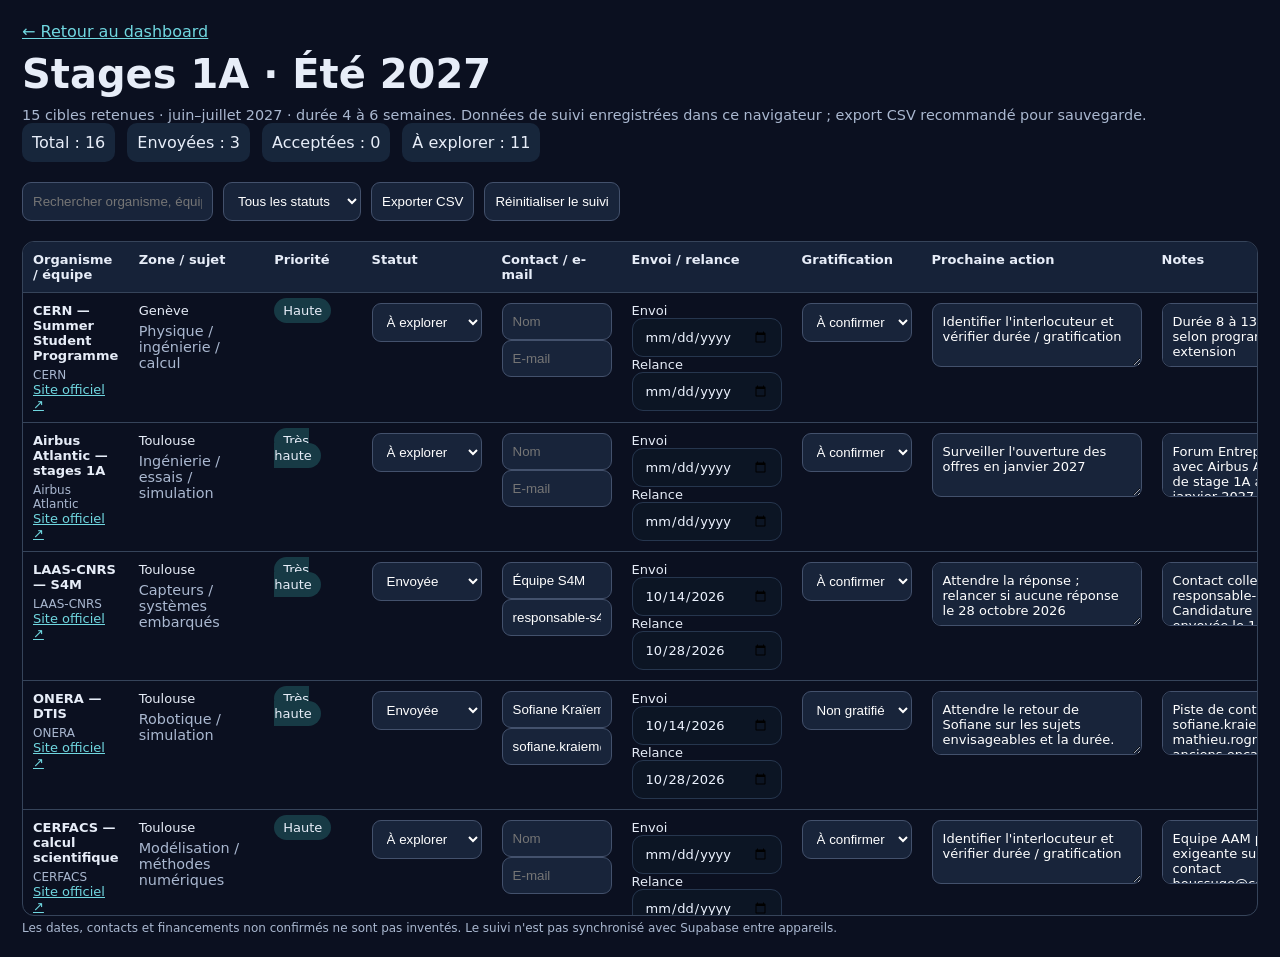
<file: stages-1a-2027.html>
<!doctype html><html lang="fr"><head><meta charset="utf-8"><meta name="viewport" content="width=device-width,initial-scale=1"><title>Stages 1A 2027 · Assann Dashboard</title><link rel="stylesheet" href="assets/styles.css"><style>body{padding:22px;max-width:1450px;margin:auto;color:#e7edf8;background:#0b1020}h1{margin:10px 0}p{color:#aab8d0}.toolbar{display:flex;gap:10px;flex-wrap:wrap;margin:20px 0}button,input,select,textarea{padding:10px;border-radius:9px;border:1px solid #43516c;background:#18243a;color:#fff}button{cursor:pointer}table{border-collapse:collapse;width:100%;min-width:1200px}th,td{padding:10px;border-bottom:1px solid #36445a;text-align:left;vertical-align:top;font-size:13px}th{position:sticky;top:0;background:#162238}a{color:#70d7e0}.scroll{overflow:auto;max-height:75vh;border:1px solid #36445a;border-radius:12px}.small{font-size:12px}.pill{background:#173a45;padding:5px 9px;border-radius:15px}.summary{display:flex;gap:12px;flex-wrap:wrap}.summary span{background:#17263b;padding:10px;border-radius:10px}.edit{width:100%;min-width:110px}.note{min-width:210px}textarea{min-height:64px}#msg{color:#80e2ca}</style></head><body><a href="index.html">← Retour au dashboard</a><h1>Stages 1A · Été 2027</h1><p>15 cibles retenues · juin–juillet 2027 · durée 4 à 6 semaines. Données de suivi enregistrées dans ce navigateur ; export CSV recommandé pour sauvegarde.</p><div class="summary" id="summary"></div><div class="toolbar"><input id="search" placeholder="Rechercher organisme, équipe, ville"><select id="filter"><option value="">Tous les statuts</option><option>À explorer</option><option>Contact identifié</option><option>À préparer</option><option>Envoyée</option><option>Relance prévue</option><option>Entretien</option><option>Acceptée</option><option>Refusée</option><option>Archivée</option></select><button id="export">Exporter CSV</button><button id="reset">Réinitialiser le suivi</button><span id="msg"></span></div><div class="scroll"><table><thead><tr><th>Organisme / équipe</th><th>Zone / sujet</th><th>Priorité</th><th>Statut</th><th>Contact / e-mail</th><th>Envoi / relance</th><th>Gratification</th><th>Prochaine action</th><th>Notes</th></tr></thead><tbody id="rows"></tbody></table></div><p class="small">Les dates, contacts et financements non confirmés ne sont pas inventés. Le suivi n'est pas synchronisé avec Supabase entre appareils.</p><script>const initial=[{"id":2,"name":"CERN — Summer Student Programme","org":"CERN","location":"Genève","field":"Physique / ingénierie / calcul","priority":"Haute","url":"https://careers.cern/","notes":"Durée 8 à 13 semaines selon programme; nécessite extension","status":"À explorer","contact":"","email":"","sent":"","followup":"","funding":"À confirmer","next":"Identifier l'interlocuteur et vérifier durée / gratification"},{"id":3,"name":"Airbus Atlantic — stages 1A","org":"Airbus Atlantic","location":"Toulouse","field":"Ingénierie / essais / simulation","priority":"Très haute","url":"https://www.airbus.com/fr/careers/students-and-graduates/interns/internships-in-france","notes":"Forum Entreprises : échange avec Airbus Atlantic ; offres de stage 1A annoncées vers janvier 2027. Préparer CV adapté au stage ouvrier / découverte industrielle.","status":"À explorer","contact":"","email":"","sent":"","followup":"","funding":"À confirmer","next":"Surveiller l'ouverture des offres en janvier 2027"},{"id":4,"name":"LAAS-CNRS — S4M","org":"LAAS-CNRS","location":"Toulouse","field":"Capteurs / systèmes embarqués","priority":"Très haute","url":"https://www.laas.fr/fr/equipes/s4m/","notes":"Contact collectif responsable-s4m@laas.fr | Candidature spontanée envoyée le 14/10/2026 avec CV.","status":"Envoyée","contact":"Équipe S4M","email":"responsable-s4m@laas.fr","sent":"2026-10-14","followup":"2026-10-28","funding":"À confirmer","next":"Attendre la réponse ; relancer si aucune réponse le 28 octobre 2026"},{"id":5,"name":"ONERA — DTIS","org":"ONERA","location":"Toulouse","field":"Robotique / simulation","priority":"Très haute","url":"https://www.onera.fr/","notes":"Piste de contact sofiane.kraiem@onera.fr et mathieu.rognant@onera.fr; anciens encadrants | Candidature spontanée envoyée le 14/10/2026 avec CV. | Sofiane a répondu : stages jusqu'à 2 mois possibles, non rémunérés ; précisions sur sujets et mobilité envoyées le 15/10/2026.","status":"Envoyée","contact":"Sofiane Kraïem","email":"sofiane.kraiem@onera.fr","sent":"2026-10-14","followup":"2026-10-28","funding":"Non gratifié","next":"Attendre le retour de Sofiane sur les sujets envisageables et la durée."},{"id":6,"name":"CERFACS — calcul scientifique","org":"CERFACS","location":"Toulouse","field":"Modélisation / méthodes numériques","priority":"Haute","url":"https://cerfacs.fr/candidatures-spontanees/","notes":"Equipe AAM potentiellement exigeante sur niveau; contact boussuge@cerfacs.fr","status":"À explorer","contact":"","email":"","sent":"","followup":"","funding":"À confirmer","next":"Identifier l'interlocuteur et vérifier durée / gratification"},{"id":7,"name":"IMFT","org":"IMFT","location":"Toulouse","field":"Mécanique des fluides / simulation","priority":"Haute","url":"https://www.imft.fr/emplois-2/","notes":"Identifier encadrant acceptant 4–6 semaines","status":"À explorer","contact":"","email":"","sent":"","followup":"","funding":"À confirmer","next":"Identifier l'interlocuteur et vérifier durée / gratification"},{"id":8,"name":"CNES","org":"CNES","location":"Toulouse","field":"Instrumentation spatiale / données","priority":"Haute","url":"https://cnes.fr/","notes":"Contact équipe à identifier","status":"À explorer","contact":"","email":"","sent":"","followup":"","funding":"À confirmer","next":"Identifier l'interlocuteur et vérifier durée / gratification"},{"id":9,"name":"IRIT","org":"IRIT","location":"Toulouse","field":"Image / IA / calcul","priority":"Moyenne","url":"https://www.irit.fr/","notes":"Contact équipe à identifier","status":"À explorer","contact":"","email":"","sent":"","followup":"","funding":"À confirmer","next":"Identifier l'interlocuteur et vérifier durée / gratification"},{"id":10,"name":"Inria — ACENTAURI","org":"Inria","location":"Sophia Antipolis","field":"Robotique multi-robots / perception","priority":"Très haute","url":"https://team.inria.fr/acentauri/","notes":"Piste Ezio Malis, contact à revérifier | Candidature spontanée envoyée le 14/10/2026 avec CV.","status":"Envoyée","contact":"Ezio Malis","email":"ezio.malis@inria.fr","sent":"2026-10-14","followup":"2026-10-28","funding":"À confirmer","next":"Attendre la réponse ; relancer si aucune réponse le 28 octobre 2026"},{"id":11,"name":"Inria — TITANE","org":"Inria","location":"Sophia Antipolis","field":"Reconstruction 3D / géométrie","priority":"Très haute","url":"https://team.inria.fr/titane/","notes":"Piste Pierre Alliez; contact à confirmer","status":"À explorer","contact":"","email":"","sent":"","followup":"","funding":"À confirmer","next":"Identifier l'interlocuteur et vérifier durée / gratification"},{"id":12,"name":"LEAT — EDGE / ISA","org":"LEAT","location":"Sophia Antipolis","field":"Electronique / capteurs / radar","priority":"Très haute","url":"https://leat.univ-cotedazur.fr/","notes":"Encadrant à identifier","status":"À explorer","contact":"","email":"","sent":"","followup":"","funding":"À confirmer","next":"Identifier l'interlocuteur et vérifier durée / gratification"},{"id":13,"name":"I3S — SIS / Robot Vision","org":"I3S","location":"Sophia Antipolis","field":"Vision robotique / image","priority":"Haute","url":"https://i3s.unice.fr/fr/axes-de-recherche/sis/","notes":"Encadrant à identifier","status":"À explorer","contact":"","email":"","sent":"","followup":"","funding":"À confirmer","next":"Identifier l'interlocuteur et vérifier durée / gratification"},{"id":14,"name":"IRT Saint Exupéry","org":"IRT Saint Exupéry","location":"Sophia Antipolis","field":"R&D aéronautique et spatiale","priority":"Haute","url":"https://www.irt-saintexupery.com/fr/","notes":"Projet et contact à identifier","status":"À explorer","contact":"","email":"","sent":"","followup":"","funding":"À confirmer","next":"Identifier l'interlocuteur et vérifier durée / gratification"},{"id":15,"name":"Thales Alenia Space","org":"Thales Alenia Space","location":"Cannes","field":"Satellites / essais / électronique","priority":"Haute","url":"https://www.thalesaleniaspace.com/fr","notes":"Stage court à confirmer | Forum Entreprises : échanges avec des représentants de plusieurs entités Thales (chercheur en armement, RH, autres sites). Entité du contact RH non précisée ; ne pas confondre avec Thales Alenia Space.","status":"À explorer","contact":"","email":"","sent":"","followup":"","funding":"À confirmer","next":"Identifier l'interlocuteur et vérifier durée / gratification"},{"id":16,"name":"Thales — contacts Forum Entreprises","org":"Thales (entités à préciser)","location":"Sites multiples, à confirmer","field":"Recherche / systèmes / électronique / aéronautique","priority":"Très haute","url":"https://www.thalesgroup.com/","notes":"Forum Entreprises : échanges avec plusieurs représentants de sites et entités différents (chercheur en armement, RH, etc.). CV remis ; mail de suivi reçu le 17/10/2026, retour annoncé prochainement. Ne pas confondre avec Thales Alenia Space.","status":"Contact identifié","contact":"Équipe recrutement / représentants du forum","email":"","sent":"","followup":"2026-10-24","funding":"À confirmer","next":"Attendre le retour annoncé ; identifier l'entité et le contact exact dans leur e-mail."},{"id":16,"name":"Thales — contact Forum Entreprises (entités multiples)","org":"Thales","location":"Sites multiples / à préciser","field":"Stage ouvrier / découverte industrielle / environnement technique","priority":"Très haute","url":"https://www.thalesgroup.com/","notes":"Forum Entreprises : CV remis à la RH ; mail de suivi reçu le 17/10/2026, retour annoncé prochainement. Conseils RH : accroche plus ouverte au stage ouvrier, disponibilités explicites, détailler LabZero et engagements associatifs. Entité exacte non identifiée.","status":"Contact identifié","contact":"Représentante RH (nom à renseigner)","email":"","sent":"","followup":"","funding":"À confirmer","next":"Attendre le retour annoncé ; identifier l'entité et le contact dans le mail reçu."}];const key='assann_stage_1a_2027_v1';let data;try{let saved=JSON.parse(localStorage.getItem(key)||'null');data=Array.isArray(saved)?initial.map(o=>{const v=saved.find(s=>s.id===o.id);if(!v)return o;const merged={...o,...v};if(o.sent==='2026-10-14'&&!v.sent){merged.status=o.status;merged.sent=o.sent;merged.followup=o.followup;merged.next=o.next;merged.contact=v.contact||o.contact;merged.email=v.email||o.email;merged.notes=(v.notes||'')+(v.notes?' | ':'')+'Candidature spontanée envoyée le 14/10/2026 avec CV.'}return merged}):initial}catch(e){data=initial}const fields=['status','contact','email','sent','followup','funding','next','notes'];function esc(s){return String(s??'').replace(/[&<>"']/g,c=>({'&':'&amp;','<':'&lt;','>':'&gt;','"':'&quot;',"'":'&#39;'}[c]))}function save(){localStorage.setItem(key,JSON.stringify(data));document.getElementById('msg').textContent='Enregistré localement'}function render(){const q=document.getElementById('search').value.toLowerCase(),f=document.getElementById('filter').value;document.getElementById('summary').innerHTML=['Total : '+data.length,'Envoyées : '+data.filter(o=>o.sent).length,'Acceptées : '+data.filter(o=>o.status==='Acceptée').length,'À explorer : '+data.filter(o=>o.status==='À explorer').length].map(s=>'<span>'+s+'</span>').join('');document.getElementById('rows').innerHTML=data.filter(o=>(!f||o.status===f)&&[o.name,o.org,o.location,o.field,o.notes].join(' ').toLowerCase().includes(q)).map(o=>'<tr><td><strong>'+esc(o.name)+'</strong><p class="small">'+esc(o.org)+'</p><a target="_blank" rel="noopener" href="'+esc(o.url)+'">Site officiel ↗</a></td><td>'+esc(o.location)+'<p>'+esc(o.field)+'</p></td><td><span class="pill">'+esc(o.priority)+'</span></td><td><select class="edit" data-id="'+o.id+'" data-field="status">'+['À explorer','Contact identifié','À préparer','Envoyée','Relance prévue','Entretien','Acceptée','Refusée','Archivée'].map(s=>'<option '+(o.status===s?'selected':'')+'>'+s+'</option>').join('')+'</select></td><td><input class="edit" data-id="'+o.id+'" data-field="contact" placeholder="Nom" value="'+esc(o.contact)+'"><input class="edit" data-id="'+o.id+'" data-field="email" placeholder="E-mail" value="'+esc(o.email)+'"></td><td><label>Envoi<input type="date" class="edit" data-id="'+o.id+'" data-field="sent" value="'+esc(o.sent)+'"></label><label>Relance<input type="date" class="edit" data-id="'+o.id+'" data-field="followup" value="'+esc(o.followup)+'"></label></td><td><select class="edit" data-id="'+o.id+'" data-field="funding">'+['À confirmer','Gratification confirmée','Aide financière','Non gratifié','À négocier'].map(s=>'<option '+(o.funding===s?'selected':'')+'>'+s+'</option>').join('')+'</select></td><td><textarea class="edit note" data-id="'+o.id+'" data-field="next">'+esc(o.next)+'</textarea></td><td><textarea class="edit note" data-id="'+o.id+'" data-field="notes">'+esc(o.notes)+'</textarea></td></tr>').join('')}document.getElementById('rows').addEventListener('change',e=>{const el=e.target;if(!el.dataset.field)return;const o=data.find(x=>x.id===Number(el.dataset.id));if(o){o[el.dataset.field]=el.value;save();render()}});document.getElementById('search').addEventListener('input',render);document.getElementById('filter').addEventListener('change',render);document.getElementById('export').onclick=()=>{const headers=['id','name','org','location','field','priority','status','contact','email','sent','followup','funding','next','notes','url'];const csv='\ufeff'+[headers.join(';'),...data.map(o=>headers.map(k=>'"'+String(o[k]??'').replace(/"/g,'""')+'"').join(';'))].join('\r\n');const a=document.createElement('a');a.href=URL.createObjectURL(new Blob([csv],{type:'text/csv;charset=utf-8'}));a.download='suivi_stages_1A_2027.csv';a.click();setTimeout(()=>URL.revokeObjectURL(a.href),1000)};document.getElementById('reset').onclick=()=>{if(confirm('Effacer toutes les modifications locales du suivi ?')){data=JSON.parse(JSON.stringify(initial));save();render()}};render();</script></body></html>
</file>
<file: assets/styles.css>
:root{--bg:#080d19;--panel:#101827;--card:#141f31;--card2:#19263a;--text:#edf3ff;--muted:#8fa0b9;--line:#26364e;--accent:#6fa8ff;--accent2:#89d7c5;--danger:#ff8d9a;--shadow:0 18px 50px rgba(0,0,0,.22)}*{box-sizing:border-box}body{margin:0;background:radial-gradient(circle at top right,#12213a 0,transparent 28rem),var(--bg);color:var(--text);font-family:Inter,ui-sans-serif,system-ui,-apple-system,BlinkMacSystemFont,"Segoe UI",sans-serif;min-height:100vh}.auth-screen{min-height:100vh;display:grid;place-items:center;padding:24px}.auth-gate-card{width:min(640px,100%);grid-template-columns:1fr}.app-shell{width:min(1240px,calc(100% - 32px));margin:auto;padding:32px 0 48px}.topbar{display:flex;align-items:center;justify-content:space-between;gap:20px;margin-bottom:24px}.header-status{display:flex;flex-wrap:wrap;justify-content:flex-end;gap:8px}.eyebrow{margin:0 0 5px;color:var(--accent);font-size:.78rem;font-weight:800;letter-spacing:.13em;text-transform:uppercase}h1{font-size:clamp(1.7rem,4vw,2.5rem);margin:0}h2{font-size:1.05rem;margin:0}h3{font-size:.95rem;margin:0 0 12px}p{color:var(--muted);margin:5px 0 0;font-size:.9rem}.status-pill,.badge{border:1px solid var(--line);background:rgba(20,31,49,.72);border-radius:999px;padding:8px 12px;color:#c9d7ea;font-size:.78rem;white-space:nowrap}.status-dot{display:inline-block;width:8px;height:8px;background:var(--accent2);border-radius:50%;margin-right:7px;box-shadow:0 0 12px var(--accent2)}.status-dot.offline{background:#6e7d92;box-shadow:none}.tabs{display:flex;gap:7px;overflow-x:auto;border-bottom:1px solid var(--line);padding-bottom:12px;margin-bottom:24px;scrollbar-width:none}.tab{border:0;color:var(--muted);background:transparent;border-radius:10px;padding:9px 13px;cursor:pointer;font-weight:700}.tab:hover,.tab.active{background:#16243a;color:var(--text)}.panel{display:none;animation:fade .18s ease}.panel.active{display:block}@keyframes fade{from{opacity:.4;transform:translateY(4px)}to{opacity:1;transform:none}}.metrics{display:grid;grid-template-columns:repeat(4,1fr);gap:12px;margin-bottom:26px}.metric,.card,.node,.project,.opportunity,.recipe-card{border:1px solid var(--line);background:linear-gradient(150deg,var(--card),#101827);border-radius:16px;box-shadow:var(--shadow)}.metric{padding:16px}.metric span,.metric small{display:block;color:var(--muted);font-size:.78rem}.metric strong{display:block;font-size:1.7rem;margin:5px 0}.metric.compact{min-width:130px}.two-col{display:grid;grid-template-columns:1fr 1fr;gap:24px}.wide-left{grid-template-columns:2fr 1fr}.section-heading{display:flex;justify-content:space-between;align-items:center;gap:16px;margin-bottom:12px}.section-heading.spaced{margin-top:28px}.card{padding:18px}.stack{display:grid;gap:9px}.node{padding:13px 14px}.node strong{display:block;font-size:.86rem}.node span{color:var(--muted);font-size:.8rem}.callout{display:flex;gap:12px;align-items:flex-start;margin-top:24px;padding:15px 17px;border:1px solid #29476c;background:#101d30;border-radius:14px}.callout span{font-size:.85rem;color:#afc0d8}.progress-row{margin-bottom:15px}.progress-row:last-child{margin-bottom:0}.progress-meta{display:flex;justify-content:space-between;gap:12px;font-size:.82rem;margin-bottom:6px}.bar{height:8px;background:#24344b;border-radius:999px;overflow:hidden}.bar>i{display:block;height:100%;background:linear-gradient(90deg,var(--accent),var(--accent2));border-radius:inherit}.auth-card{display:grid;grid-template-columns:minmax(220px,1fr) auto;gap:14px;align-items:center;margin:0 0 16px}.auth-mode,.view-switch{display:flex;flex-wrap:wrap;gap:6px}.view-switch{margin:0 0 14px}.mode-button{border:1px solid var(--line);background:transparent;color:var(--muted);border-radius:10px;padding:8px 11px;cursor:pointer;font-weight:700}.mode-button.active{background:#162b47;color:var(--text);border-color:#315f93}.auth-form{grid-column:1/-1;display:grid;grid-template-columns:1fr 1fr auto;gap:8px}.auth-form input,input[type=text],input[type=url],input[type=date],input[type=number],textarea{min-width:0;background:#0c1524;color:var(--text);border:1px solid var(--line);border-radius:11px;padding:10px 12px;outline:none;font:inherit}.auth-form input:focus,input:focus,textarea:focus,select:focus{border-color:var(--accent)}.auth-form button,.secondary-button,.project-actions button[type=submit]{border:1px solid #315f93;background:#17345a;color:var(--text);border-radius:11px;padding:10px 13px;font-weight:750;cursor:pointer}.auth-form button:disabled{opacity:.55;cursor:wait}.secondary-button{justify-self:end;background:transparent;border-color:var(--line)}.auth-message{grid-column:1/-1;color:var(--accent2);min-height:1em}.auth-message.error{color:var(--danger)}.habit-grid{display:grid;grid-template-columns:repeat(2,1fr);gap:10px}.habit{display:flex;align-items:center;gap:12px;border:1px solid var(--line);background:var(--card);border-radius:14px;padding:14px;cursor:pointer}.habit input{width:19px;height:19px;accent-color:var(--accent)}.habit.done{border-color:#365d86;background:#13233a}.table-wrap{overflow:auto;border:1px solid var(--line);border-radius:15px;background:var(--panel)}table{border-collapse:collapse;width:100%;min-width:680px}th,td{padding:11px 12px;text-align:center;font-size:.8rem;border-bottom:1px solid rgba(38,54,78,.6)}th:first-child,td:first-child{text-align:left}.habit-cell{width:23px;height:23px;border-radius:6px;background:#1c293c;border:1px solid var(--line);margin:auto}.habit-cell.done{background:var(--accent);border-color:var(--accent)}select{background:var(--card);color:var(--text);border:1px solid var(--line);border-radius:11px;padding:9px 12px}.project-grid{display:grid;grid-template-columns:repeat(3,1fr);gap:12px}.project,.opportunity,.recipe-card{padding:16px;cursor:pointer;transition:transform .16s ease,border-color .16s ease,background .16s ease}.project:hover,.project:focus-visible,.opportunity:hover,.opportunity:focus-visible,.recipe-card:hover,.recipe-card:focus-visible{transform:translateY(-3px);border-color:#3d628e;background:linear-gradient(150deg,#18273d,#111c2d);outline:none}.project-head,.opportunity-head{display:flex;justify-content:space-between;gap:12px;align-items:flex-start}.project h3,.opportunity h3,.recipe-card h3{margin:0}.project p,.opportunity p,.recipe-card p{font-size:.8rem}.project-meta{display:grid;grid-template-columns:1fr 1fr;gap:12px;margin:16px 0;font-size:.78rem}.project-meta span{color:var(--muted);display:block;margin-bottom:4px}.card-insights{display:grid;gap:10px;margin-top:15px;padding-top:13px;border-top:1px solid var(--line)}.insight-line,.insight-chips-row{display:grid;grid-template-columns:minmax(92px,auto) 1fr;column-gap:12px;row-gap:5px;align-items:start;font-size:.75rem}.insight-label{color:var(--muted);font-weight:650;white-space:nowrap}.insight-label::after{content:' :';}.insight-value{min-width:0;font-size:.76rem;font-weight:650;color:#d5e0ef;line-height:1.45}.option-chips{display:flex;flex-wrap:wrap;gap:6px;min-width:0}.option-chips span{border:1px solid #30445f;background:#111d2e;border-radius:999px;padding:4px 8px;font-size:.68rem;color:#b9cbe2;line-height:1.2}.event-list{display:grid;gap:10px}.event{display:flex;gap:12px;align-items:flex-start}.event-date{min-width:68px;color:var(--accent);font-size:.76rem;font-weight:800}.event strong{font-size:.84rem;display:block}.event span{font-size:.78rem;color:var(--muted)}.analytics-bars{display:grid;gap:14px;margin-top:16px}.opportunity-grid{display:grid;grid-template-columns:1fr 1fr;gap:12px}.opportunity .badge{display:flex;align-items:center;justify-content:center;text-align:center;min-height:34px}.opportunity-meta{display:flex;flex-wrap:wrap;justify-content:space-between;gap:8px;margin-top:18px;padding-top:12px;border-top:1px solid var(--line);font-size:.76rem;color:var(--muted)}.opportunity-next{margin-top:10px;font-size:.82rem;color:#cbd8e9}.recipe-toolbar{display:grid;grid-template-columns:1fr minmax(180px,260px);gap:10px;margin-bottom:14px}.recipe-grid{display:grid;grid-template-columns:repeat(3,1fr);gap:12px}.recipe-card{display:grid;grid-template-columns:82px 1fr;gap:14px;min-height:152px}.recipe-visual{display:flex;align-items:center;justify-content:center;min-height:120px;border-radius:12px;background:linear-gradient(145deg,#254161,#1d625b);color:#eaf5ff;font-size:1.35rem;font-weight:850}.recipe-body{display:grid;align-content:start;gap:12px}.recipe-meta{display:flex;flex-wrap:wrap;gap:8px;color:#cbd8e9;font-size:.78rem}.recipe-meta span{border:1px solid #30445f;background:#101b2c;border-radius:999px;padding:5px 8px}.budget-settings{display:flex;flex-wrap:wrap;align-items:end;gap:10px;margin:0 0 16px}.budget-settings label{display:grid;gap:6px;color:var(--muted);font-size:.78rem}.budget-settings input{width:180px}.budget-chart{display:grid;gap:14px;margin-bottom:18px}.transaction-list{display:grid;gap:8px}.transaction-row{display:flex;justify-content:space-between;align-items:center;gap:12px;width:100%;border:1px solid var(--line);background:#0d1727;color:var(--text);border-radius:12px;padding:12px;text-align:left;cursor:pointer}.transaction-row:hover{border-color:#315f93}.transaction-row span{display:grid;gap:4px}.transaction-row small{color:var(--muted)}.project-dialog{width:min(680px,calc(100% - 28px));border:1px solid #365171;border-radius:20px;background:linear-gradient(155deg,#142238,#0d1625);color:var(--text);padding:22px;box-shadow:0 30px 90px rgba(0,0,0,.65)}.project-dialog::backdrop{background:rgba(2,7,15,.78);backdrop-filter:blur(5px)}.project-dialog-head{display:flex;justify-content:space-between;align-items:flex-start;gap:18px}.project-dialog-head h2{font-size:1.45rem;margin:14px 0 0}.icon-button{border:1px solid var(--line);background:#101a2a;color:var(--text);border-radius:50%;width:38px;height:38px;font-size:1.5rem;cursor:pointer}.project-detail-grid{display:grid;grid-template-columns:1fr 1fr;gap:10px;margin:22px 0}.project-detail-grid>div,.project-detail-grid>label{border:1px solid var(--line);background:#0d1727;border-radius:12px;padding:12px}.project-detail-grid span{display:block;color:var(--muted);font-size:.74rem;margin-bottom:7px}.project-detail-grid strong{font-size:.88rem}.project-detail-grid select,.project-detail-grid input{width:100%}.range-row{display:flex;align-items:center;gap:10px}.range-row input{width:100%;accent-color:var(--accent)}.range-row strong{min-width:38px}.project-notes{display:grid;gap:15px;margin-top:20px;padding-top:16px;border-top:1px solid var(--line)}.project-notes textarea,.project-notes input{width:100%;resize:vertical}.project-actions{display:flex;align-items:center;justify-content:flex-end;gap:9px;margin-top:18px}.project-actions small{color:var(--muted);margin-right:auto}.project-actions .secondary-button{justify-self:auto}footer{text-align:center;color:#657892;font-size:.74rem;margin-top:38px}@media(max-width:950px){.recipe-grid,.project-grid{grid-template-columns:1fr 1fr}.metrics{grid-template-columns:1fr 1fr}.two-col,.wide-left{grid-template-columns:1fr}.auth-card{grid-template-columns:1fr}.auth-mode{justify-content:flex-start}.secondary-button{justify-self:start}}@media(max-width:650px){.app-shell{width:min(100% - 20px,1240px);padding-top:18px}.topbar{align-items:flex-start;flex-direction:column}.header-status{justify-content:flex-start}.status-pill{font-size:.72rem}.metrics,.project-grid,.opportunity-grid,.habit-grid,.recipe-grid{grid-template-columns:1fr}.recipe-card{grid-template-columns:72px 1fr}.recipe-visual{min-height:104px}.recipe-toolbar{grid-template-columns:1fr}.section-heading{align-items:flex-start}.metric.compact{min-width:110px}.callout{flex-direction:column}.auth-form{grid-template-columns:1fr}.project-detail-grid{grid-template-columns:1fr}.project-actions{align-items:stretch;flex-direction:column}.project-actions small{margin:0 0 4px}.project-actions button{width:100%}.insight-line,.insight-chips-row{grid-template-columns:1fr;gap:4px}.insight-label{white-space:normal}.insight-label::after{content:':'}.option-chips{margin-top:1px}}
[hidden]{display:none!important}.quiet-logout{border:1px solid var(--line);background:transparent;color:var(--muted);border-radius:999px;padding:8px 12px;font-size:.78rem;font-weight:700;cursor:pointer;white-space:nowrap}.quiet-logout:hover,.quiet-logout:focus-visible{border-color:#315f93;color:var(--text);outline:none}@media(max-width:600px){.quiet-logout{font-size:.72rem}}
</file>
